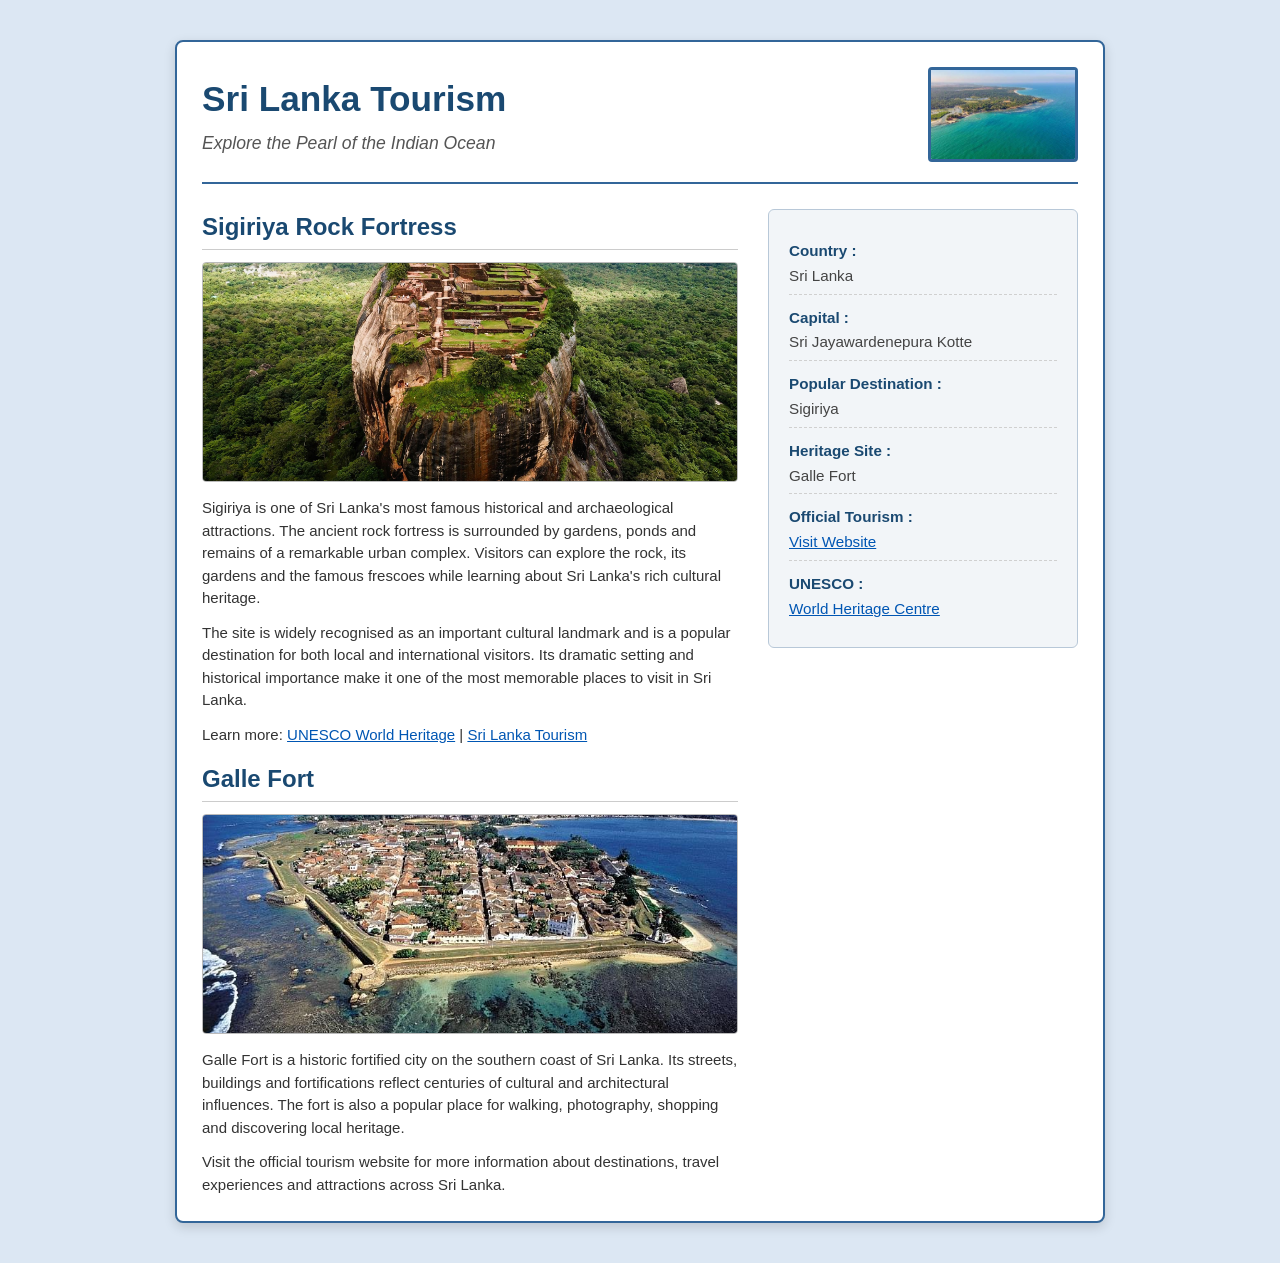
<file: 2023com33(5)/index.html>
<!doctype html>
<html>
<head>
<meta charset="utf-8">
<title>Sri Lanka Tourism</title>
<link rel="stylesheet" href="css/style.css">
</head>
<body>
<div class="container"><div class="innerContainer">
<div class="headerBar">
<div class="titleBox"><h1>Sri Lanka Tourism</h1><h2>Explore the Pearl of the Indian Ocean</h2></div>
<div class="picBox"><img src="images/tourism.jpg" alt="Sri Lanka Tourism"></div>
</div>
<div class="mainContent">
<div class="mainTextArea">
<h3>Sigiriya Rock Fortress</h3>
<img class="featureImage" src="images/sigiriya.jpg" alt="Sigiriya Rock Fortress">
<p>Sigiriya is one of Sri Lanka's most famous historical and archaeological attractions. The ancient rock fortress is surrounded by gardens, ponds and remains of a remarkable urban complex. Visitors can explore the rock, its gardens and the famous frescoes while learning about Sri Lanka's rich cultural heritage.</p>
<p>The site is widely recognised as an important cultural landmark and is a popular destination for both local and international visitors. Its dramatic setting and historical importance make it one of the most memorable places to visit in Sri Lanka.</p>
<p>Learn more: <a href="https://whc.unesco.org/en/list/202/">UNESCO World Heritage</a> | <a href="https://www.srilanka.travel/">Sri Lanka Tourism</a></p>
<h3>Galle Fort</h3>
<img class="featureImage" src="images/gallefort.jpg" alt="Galle Fort">
<p>Galle Fort is a historic fortified city on the southern coast of Sri Lanka. Its streets, buildings and fortifications reflect centuries of cultural and architectural influences. The fort is also a popular place for walking, photography, shopping and discovering local heritage.</p>
<p>Visit the official tourism website for more information about destinations, travel experiences and attractions across Sri Lanka.</p>
</div>
<div class="sizeBar">
<p class="label">Country :</p><p class="detail">Sri Lanka</p>
<p class="label">Capital :</p><p class="detail">Sri Jayawardenepura Kotte</p>
<p class="label">Popular Destination :</p><p class="detail">Sigiriya</p>
<p class="label">Heritage Site :</p><p class="detail">Galle Fort</p>
<p class="label">Official Tourism :</p><p class="detail"><a href="https://www.srilanka.travel/">Visit Website</a></p>
<p class="label">UNESCO :</p><p class="detail"><a href="https://whc.unesco.org/">World Heritage Centre</a></p>
</div></div></div></div>
</body></html>
</file>
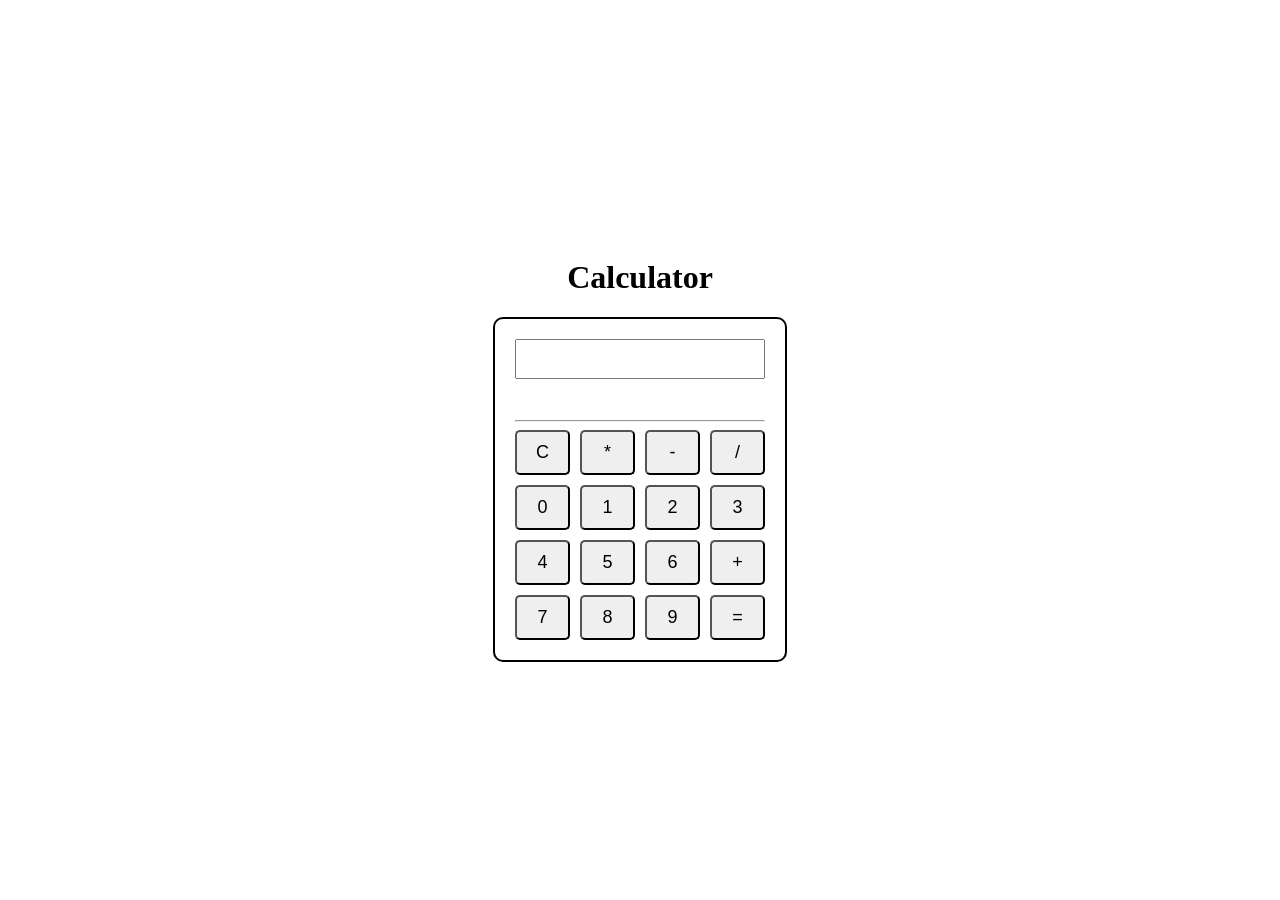
<file: calculator/index.html>
<!DOCTYPE html>
<html>
<head>
<title>Calculator</title>
<style>
     body{
		display: flex;
		flex-direction: column;
		align-items: center;
		justify-content: center;
		min-height: 100vh;
		margin: 0;
	 }
	 
	 
	.calc {
	  width: 250px;
	  padding: 20px;
	  border: 2px solid black;
	  border-radius: 10px;
	}
	
	#Display{
		width: 100%;
		height: 40px;
		box-sizing: border-box;
		margin-bottom: 15px;
	}
	
	.button{
		display: grid;
		grid-template-columns: repeat(4,1fr);
		gap:10px;
	}
	
	button{
		height: 45px;
		width: 100%;
		font-size:18px;
		border-radius: 5px;
		cursor: pointer;
	}
</style>
</head>
<body>
<h1>Calculator</h1>
<div class ="calc">
<input type ="text" id="Display">
<br><br>
<hr>
<div class="button">

<button onclick ="clearDisplay()">C</button>
<button onclick ="addNumber('*')">*</button>
<button onclick ="addNumber('-')">-</button>
<button onclick ="addNumber('/')">/</button>

<button onclick ="addNumber('0')">0</button>
<button onclick ="addNumber('1')">1</button>
<button onclick ="addNumber('2')">2</button>
<button onclick ="addNumber('3')">3</button>


<button onclick ="addNumber('4')">4</button>
<button onclick ="addNumber('5')">5</button>
<button onclick ="addNumber('6')">6</button>
<button onclick ="addNumber('+')">+</button>


<button onclick ="addNumber('7')">7</button>
<button onclick ="addNumber('8')" >8</button>
<button onclick ="addNumber('9')">9</button>
<button onclick ="calculate()">=</button>
</div>
</div>
<script src="script.js"></script>
</body>
</html>
</file>
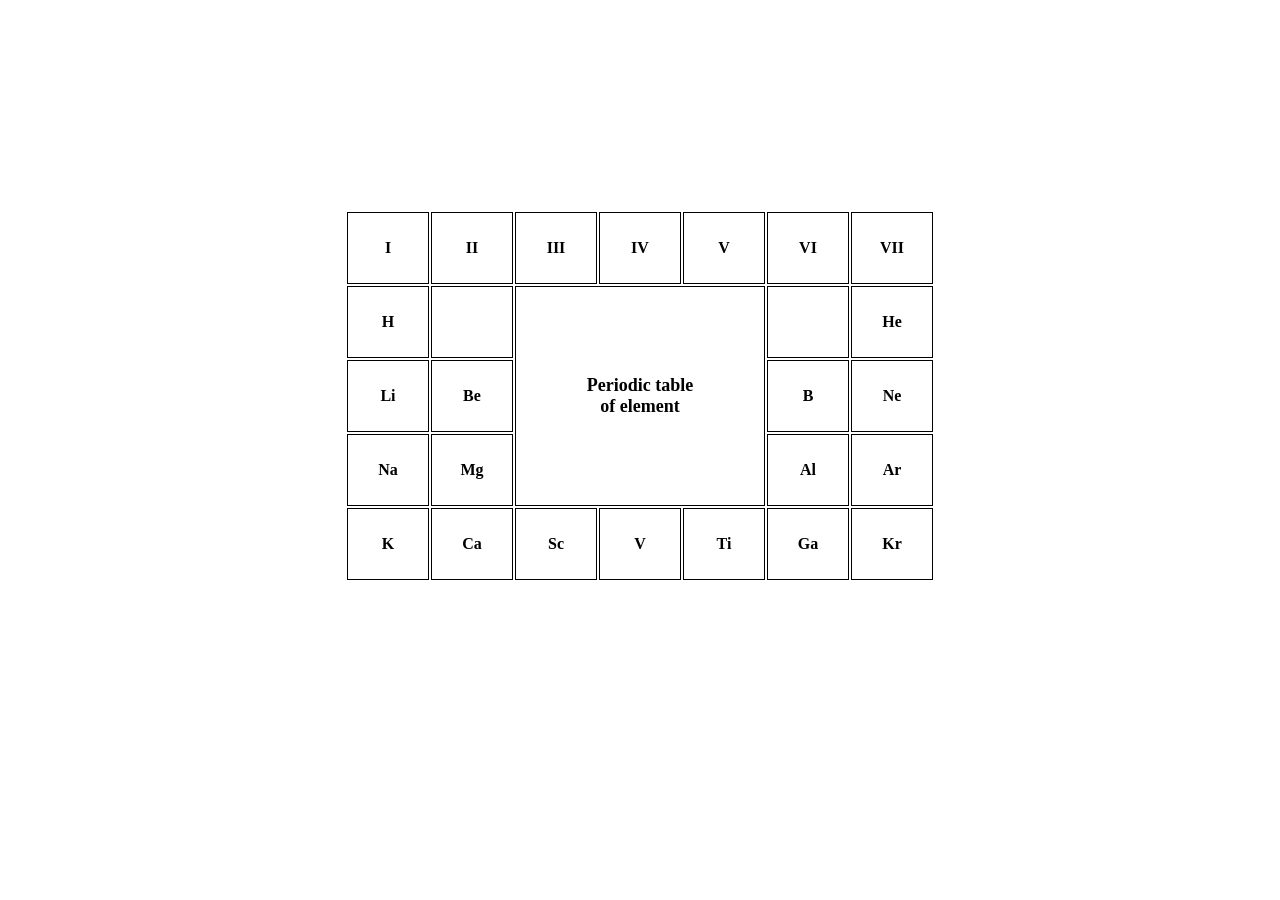
<file: table.html>
<!DOCTYPE html>
<html>
<head>
	<title> Periodic Table</title>
	<style>
		table {
			border-collapse: collapase;
			text-align: center;
			margin: 210px auto;
		}
		td,th {
		border :1px solid black;
		width: 70px;
		height: 60px;
		padding: 5px;
		font-weight: bold;
		}
		.center-title {
			font-size: 18px;
			text-align: center;
			vertical-align: middle;
		}
	</style>
</head>
<body>
	<table> 
		<tr>
			<th class="header_cell">I</th>
			<th class="header_cell">II</th>
			<th class="header_cell">III</th>
			<th class="header_cell">IV</th>
			<th class="header_cell">V</th>
			<th class="header_cell">VI</th>
			<th class="header_cell">VII</th>
		</tr>
		
		<tr>
			<td class="Black">H</td>
			<td></td>
			<td colspan="3" rowspan="3" class="center-title" >Periodic table<br> of element</td>
			<td></td>
			<td class="Black">He</td>
		</tr>
		
		<tr>
			<td>Li</td>
			<td>Be</td>
			<td>B</td>
			<td class="Black">Ne</td>
		</tr>
		
		<tr>
			<td>Na</td>
			<td>Mg</td>
			<td>Al</td>
			<td class="Black">Ar</td>
		</tr>
		
		<tr>
			<td>K</td>
			<td>Ca</td>
			<td>Sc</td>
			<td>V</td>
			<td>Ti</td>
			<td>Ga</td>
			<td class ="Black">Kr</td>
		</tr>
		
	</table>
</body>
</html>
</file>
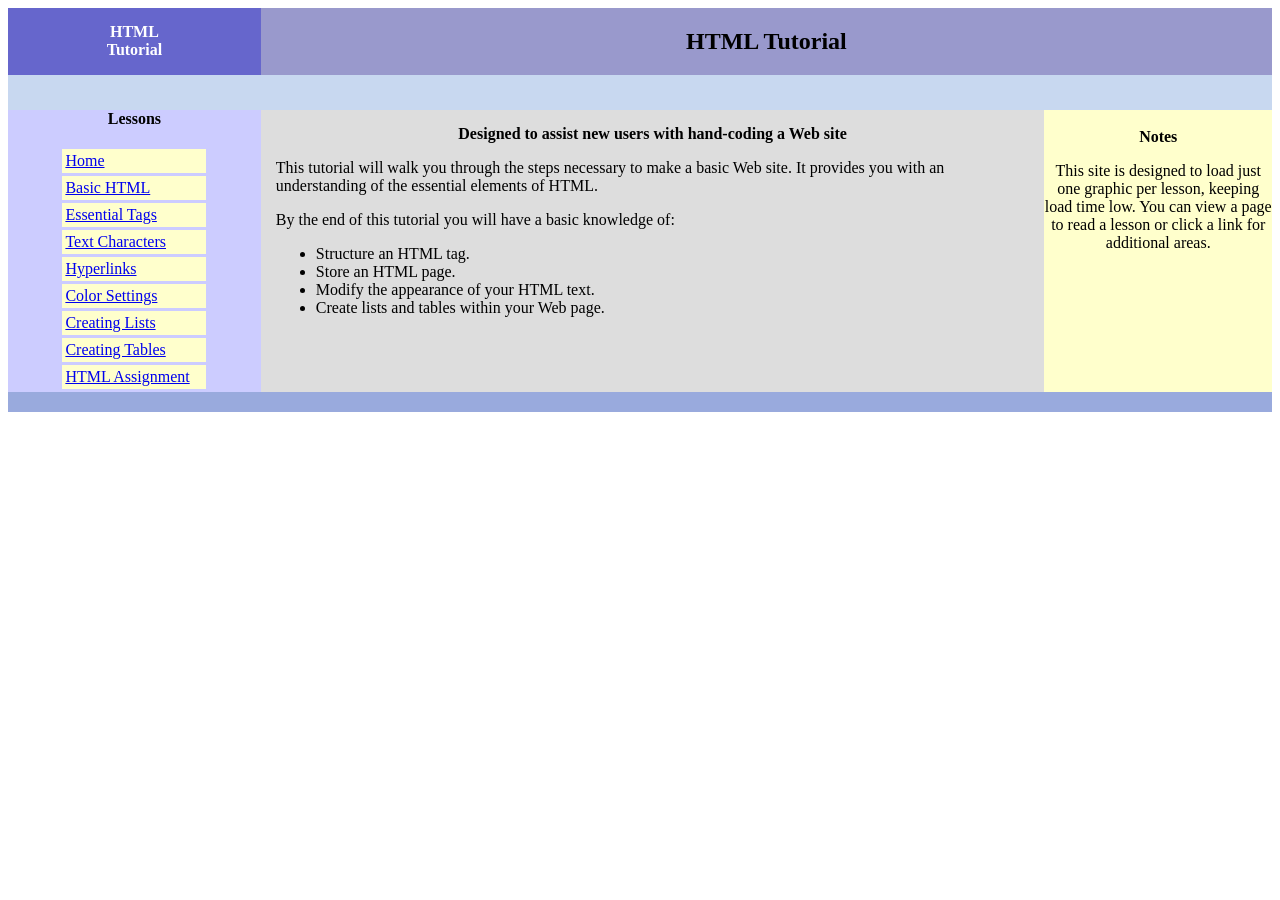
<file: web.html>
<!DOCTYPE html>
<html>
<head>
    <title>HTML Tutorial</title>
</head>

<body>

<table width="100%" height="75%" border="0" cellspacing="0" cellpadding="0">

    
    <tr bgcolor="#6666CC" height="50">
        <td width="20%" align="center">
            <font color="white">
                <b>HTML<br>Tutorial</b>
            </font>
        </td>

        <td colspan="2" align="center" bgcolor="#9999CC">
            <h2>HTML Tutorial</h2>
        </td>
    </tr>

    
    <tr bgcolor="#C8D8F0" height="35">
        <td></td>
        <td colspan="2"></td>
    </tr>

    
    <tr>

        
        <td bgcolor="#CCCCFF" valign="top" align="center">

            <b>Lessons</b>
            <br><br>

            <table width="150" border="0" align="center"
                   cellspacing="3" cellpadding="3">

                <tr bgcolor="#FFFFCC">
                    <td><a href="#">Home</a></td>
                </tr>

                <tr bgcolor="#FFFFCC">
                    <td><a href="#">Basic HTML</a></td>
                </tr>

                <tr bgcolor="#FFFFCC">
                    <td><a href="#">Essential Tags</a></td>
                </tr>

                <tr bgcolor="#FFFFCC">
                    <td><a href="#">Text Characters</a></td>
                </tr>

                <tr bgcolor="#FFFFCC">
                    <td><a href="#">Hyperlinks</a></td>
                </tr>

                <tr bgcolor="#FFFFCC">
                    <td><a href="#">Color Settings</a></td>
                </tr>

                <tr bgcolor="#FFFFCC">
                    <td><a href="#">Creating Lists</a></td>
                </tr>

                <tr bgcolor="#FFFFCC">
                    <td><a href="#">Creating Tables</a></td>
                </tr>

                <tr bgcolor="#FFFFCC">
                    <td><a href="#">HTML Assignment</a></td>
                </tr>

            </table>

        </td>

        
        <td bgcolor="#DDDDDD" valign="top" style="padding:15px;">

            <center><b>Designed to assist new users with hand-coding a Web site</b></center>

            <p>
                This tutorial will walk you through the steps necessary to make
                a basic Web site. It provides you with an understanding of the
                essential elements of HTML.
            </p>

            <p>
                By the end of this tutorial you will have a basic knowledge of:
            </p>

            <ul>
                <li>Structure an HTML tag.</li>
                <li>Store an HTML page.</li>
                <li>Modify the appearance of your HTML text.</li>
                <li>Create lists and tables within your Web page.</li>
            </ul>

        </td>

       
        <td width="18%" bgcolor="#FFFFCC" valign="top" align="center">

            <br>
            <b>Notes</b>

            <p>
                This site is designed to load just one graphic per lesson,
                keeping load time low. You can view a page to read a lesson or
                click a link for additional areas.
            </p>

        </td>

    </tr>

    
    <tr bgcolor="#99AADD" height="20">
        <td colspan="3"></td>
    </tr>

</table>

</body>
</html>
</file>
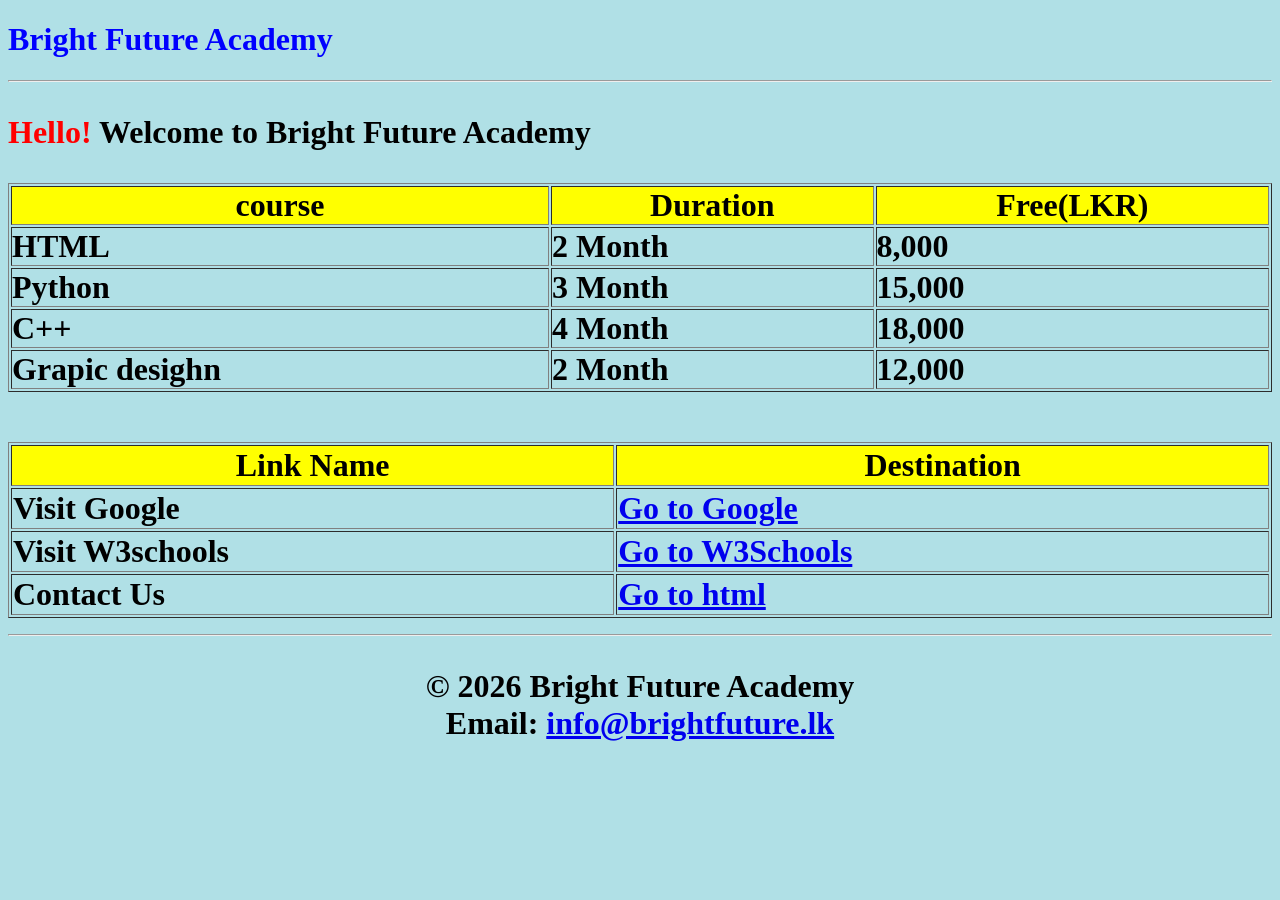
<file: webp.html>
<!DOCTYPE html>
<html>
<head>
<title>Bright Future Academy</title>
</head>
<body bgcolor="powderblue">
<h1 style="color:blue">Bright Future Academy<h1>
<hr>
<p><font color="red">Hello! </font>
Welcome to <b> Bright Future Academy</b></p>
<table border="1" width="100%" cellpadding="0" >
	<tr bgcolor="yellow" align="center">
		<th>course</th>
		<th>Duration</th>
		<th>Free(LKR)</th>
	</tr>
	
	<tr>
		<td>HTML</td>
		<td>2 Month</td>
		<td>8,000</td>
	</tr>
	
	<tr>
		<td>Python</td>
		<td>3 Month</td>
		<td>15,000</td>
	</tr>
	
	<tr>
		<td>C++</td>
		<td>4 Month</td>
		<td>18,000</td>
	</tr>
	
	<tr>
		<td>Grapic desighn</td>
		<td>2 Month</td>
		<td>12,000</td>
	</tr>

</table>
<table border="0" width="100%" height="50">
	<tr>
		<td></td>
	</tr>

</table>

<table border="1" width="100%">
	<tr bgcolor="yellow">
		<th>Link Name</th>
		<th>Destination</th>
	</tr>
	
	<tr>
		<td>Visit Google</td>
		<td><a href="https://www.google.com" target="_blank">Go to Google</a> </td>
	</tr>
	
	<tr>
		<td>Visit W3schools</td>
		<td><a href="https://www.w3schools.com" target="_blank">Go to W3Schools</a> </td>
	</tr>
	
	<tr>
		<td>Contact Us</td>
		<td><a href="contact.html" target="_blank">Go to html</a> </td>
	</tr>
	
</table>
	<hr>
	<footer>
        <p align="center">
            &copy; 2026 Bright Future Academy<br>
            Email: <a href="mailto:info@brightfuture.lk">info@brightfuture.lk</a>
        </p>
    </footer>

</body>
</html>
</file>
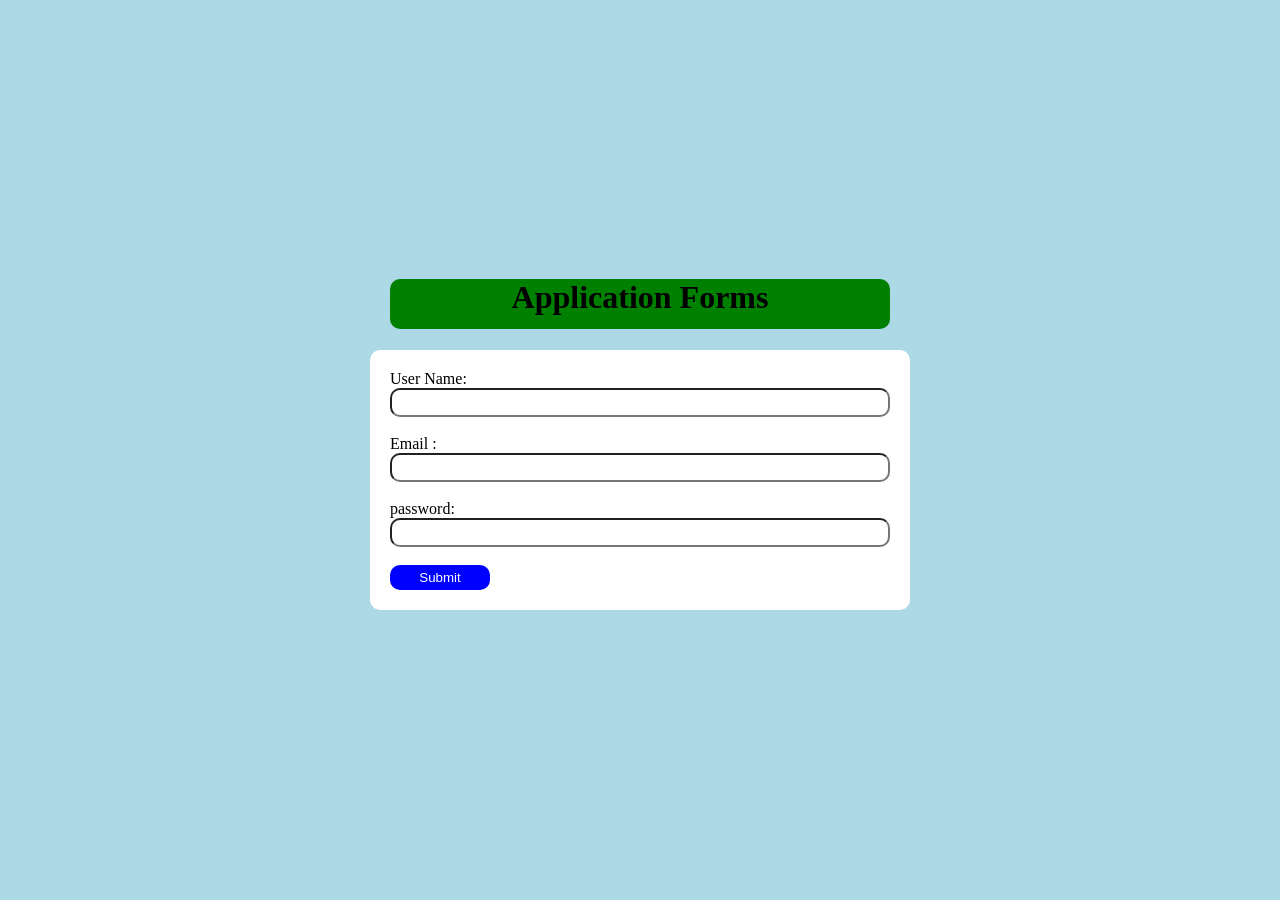
<file: FormApplication/forms.html>
<!DOCTYPE html>
<html>
<head>
<title>Form validation</title>
<link rel ="stylesheet" href="style.css">
</head>
<body>
<h1>Application Forms</h1>

<form id ="myForm">
User Name: 
<input type ="text" id="username">
<span id="userError" style="color : red"></span>

<br><br>

Email : 
<input type ="text" id="email">
<span id="emailError" style="color : red"></span>

<br><br>

password: 
<input type ="password" id="password">
<span id="passError" style="color : red"></span>
<br><br>
<button type="submit">Submit</button>


</form>

<p id="success" style="color: green"></p>
<script src="script.js"></script>
</body>
</html>
</file>
<file: 2023com33(5)/css/style.css>
/* Complete this CSS file only. DO NOT modify index.html. */

/* 1. Page background, font and default spacing */
* {
    box-sizing: border-box;
    margin: 0;
    padding: 0;
}

body {
    font-family: Arial, Helvetica, sans-serif;
    font-size: 15px;
    line-height: 1.5;
    color: #333333;
    background-color: #dce7f3;
    padding: 30px 0;
}

/* 2. Main container: width, centering, border and shadow */
.container {
    max-width: 950px;
    margin: 0 auto;
    padding: 10px;
}

/* 3. Inner container */
.innerContainer {
    background-color: #ffffff;
    border: 2px solid #336699;
    border-radius: 8px;
    box-shadow: 0 4px 12px rgba(0, 0, 0, 0.15);
    overflow: hidden;
    padding: 25px;
}

/* 4. Header: background, height, padding and layout */
.headerBar {
    display: flex;
    justify-content: space-between;
    align-items: center;
    border-bottom: 2px solid #336699;
    padding-bottom: 20px;
    margin-bottom: 25px;
}

/* 5. Header title and subtitle */
.titleBox h1 {
    color: #1a4971;
    font-size: 2.2rem;
    font-weight: bold;
    margin-bottom: 4px;
}

.titleBox h2 {
    color: #555555;
    font-size: 1.1rem;
    font-style: italic;
    font-weight: normal;
    border: none;
    padding: 0;
    margin: 0;
}

/* 6. Header image */
.picBox img {
    width: 150px;
    height: 95px;
    object-fit: cover;
    border: 3px solid #336699;
    border-radius: 4px;
    display: block;
}

/* 7. Main two-column layout */
.mainContent {
    display: flex;
    flex-direction: row;
    gap: 30px;
}

/* 8. Main text area */
.mainTextArea {
    flex: 2;
}

/* 9. Sidebar / sizeBar */
.sizeBar {
    flex: 1;
    min-width: 240px;
    background-color: #f2f5f8;
    border: 1px solid #b8c8d8;
    border-radius: 6px;
    padding: 20px;
    height: fit-content;
}

/* 10. Headings and paragraphs */
.mainTextArea h3 {
    color: #1a4971;
    font-size: 1.5rem;
    margin-top: 15px;
    margin-bottom: 12px;
    border-bottom: 1px solid #cccccc;
    padding-bottom: 4px;
}

.mainTextArea h3:first-child {
    margin-top: 0;
}

.mainTextArea p {
    margin-bottom: 12px;
    text-align: left;
    color: #333333;
}

/* 11. Feature images */
.featureImage {
    width: 100%;
    max-height: 220px;
    object-fit: cover;
    margin: 10px 0 15px 0;
    border: 1px solid #bbbbbb;
    border-radius: 4px;
    display: block;
}

/* 12. Hyperlinks and :hover effect */
a {
    color: #0056b3;
    text-decoration: underline;
    transition: color 0.2s ease-in-out;
}

a:hover {
    color: #d9534f;
    text-decoration: none;
}

/* 13. Sidebar labels and details */
.sizeBar .label {
    font-weight: bold;
    color: #1a4971;
    margin-top: 10px;
    margin-bottom: 2px;
    font-size: 0.95rem;
}

.sizeBar .detail {
    color: #444444;
    margin-bottom: 12px;
    padding-bottom: 6px;
    border-bottom: 1px dashed #d0d0d0;
    font-size: 0.95rem;
}

.sizeBar .detail:last-child {
    border-bottom: none;
    margin-bottom: 0;
}

/* 14. Margins, padding and borders */
.mainTextArea p:last-child {
    margin-bottom: 0;
}

/* 15. Overflow/responsive control if required */
img {
    max-width: 100%;
}
</file>
<file: FormApplication/style.css>
body {
	background-color: lightblue;
    display: flex;
    flex-direction: column;
    align-items: center;
    justify-content: center;
    min-height: 100vh;
    margin: 0;
}
h1 {
	color: black;
	text-align: center;
	width :500px;
	height:50px;
	background-color: green;
	border-radius:10px;
	
}
#myForm {
	background-color: white;
	width: 500px;
	border-radius: 10px;
	padding: 20px;

}
label {
    margin-bottom: 5px;
}
input {
    width: 100%;
    padding: 5px;
    box-sizing: border-box;
	border-radius: 10px;
}
button {
	background-color: blue;
	color: white;
	width: 100px;
	height:25px;
	border: none;
	border-radius: 10px;
}
</file>
